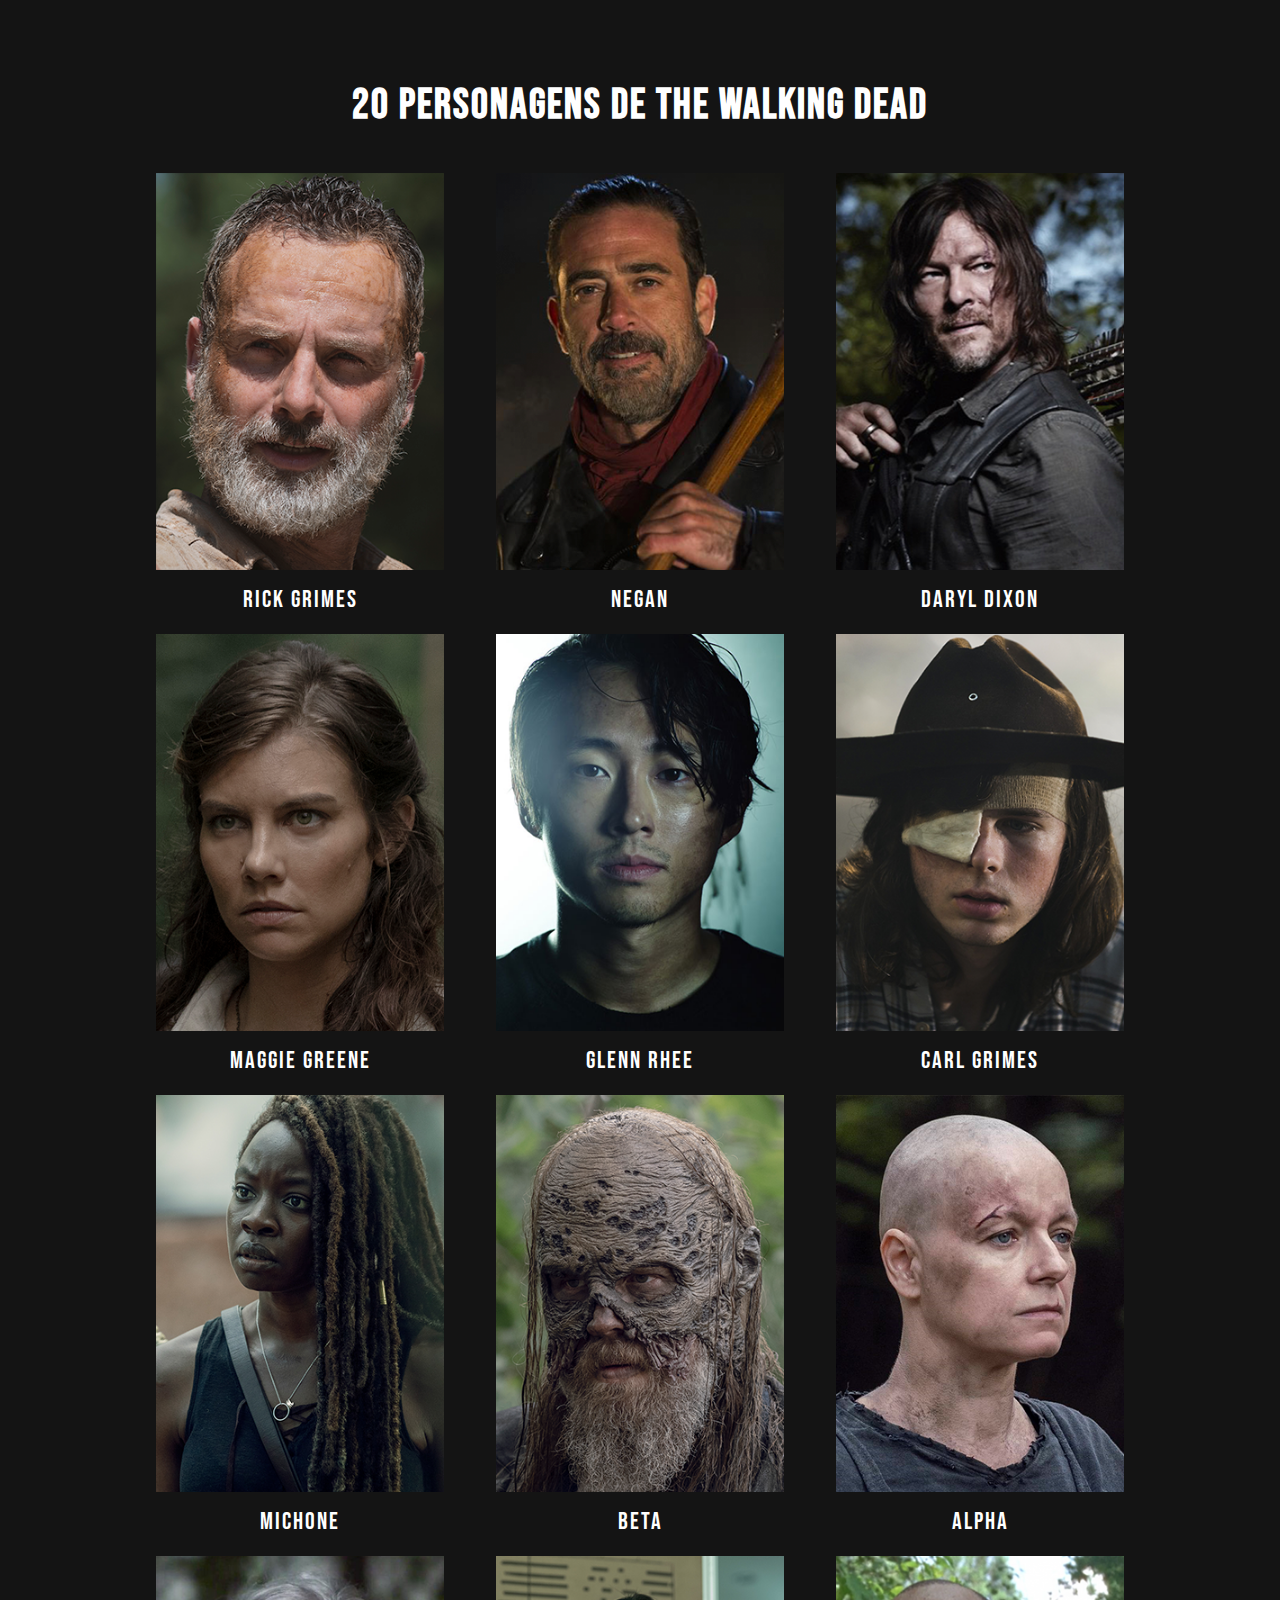
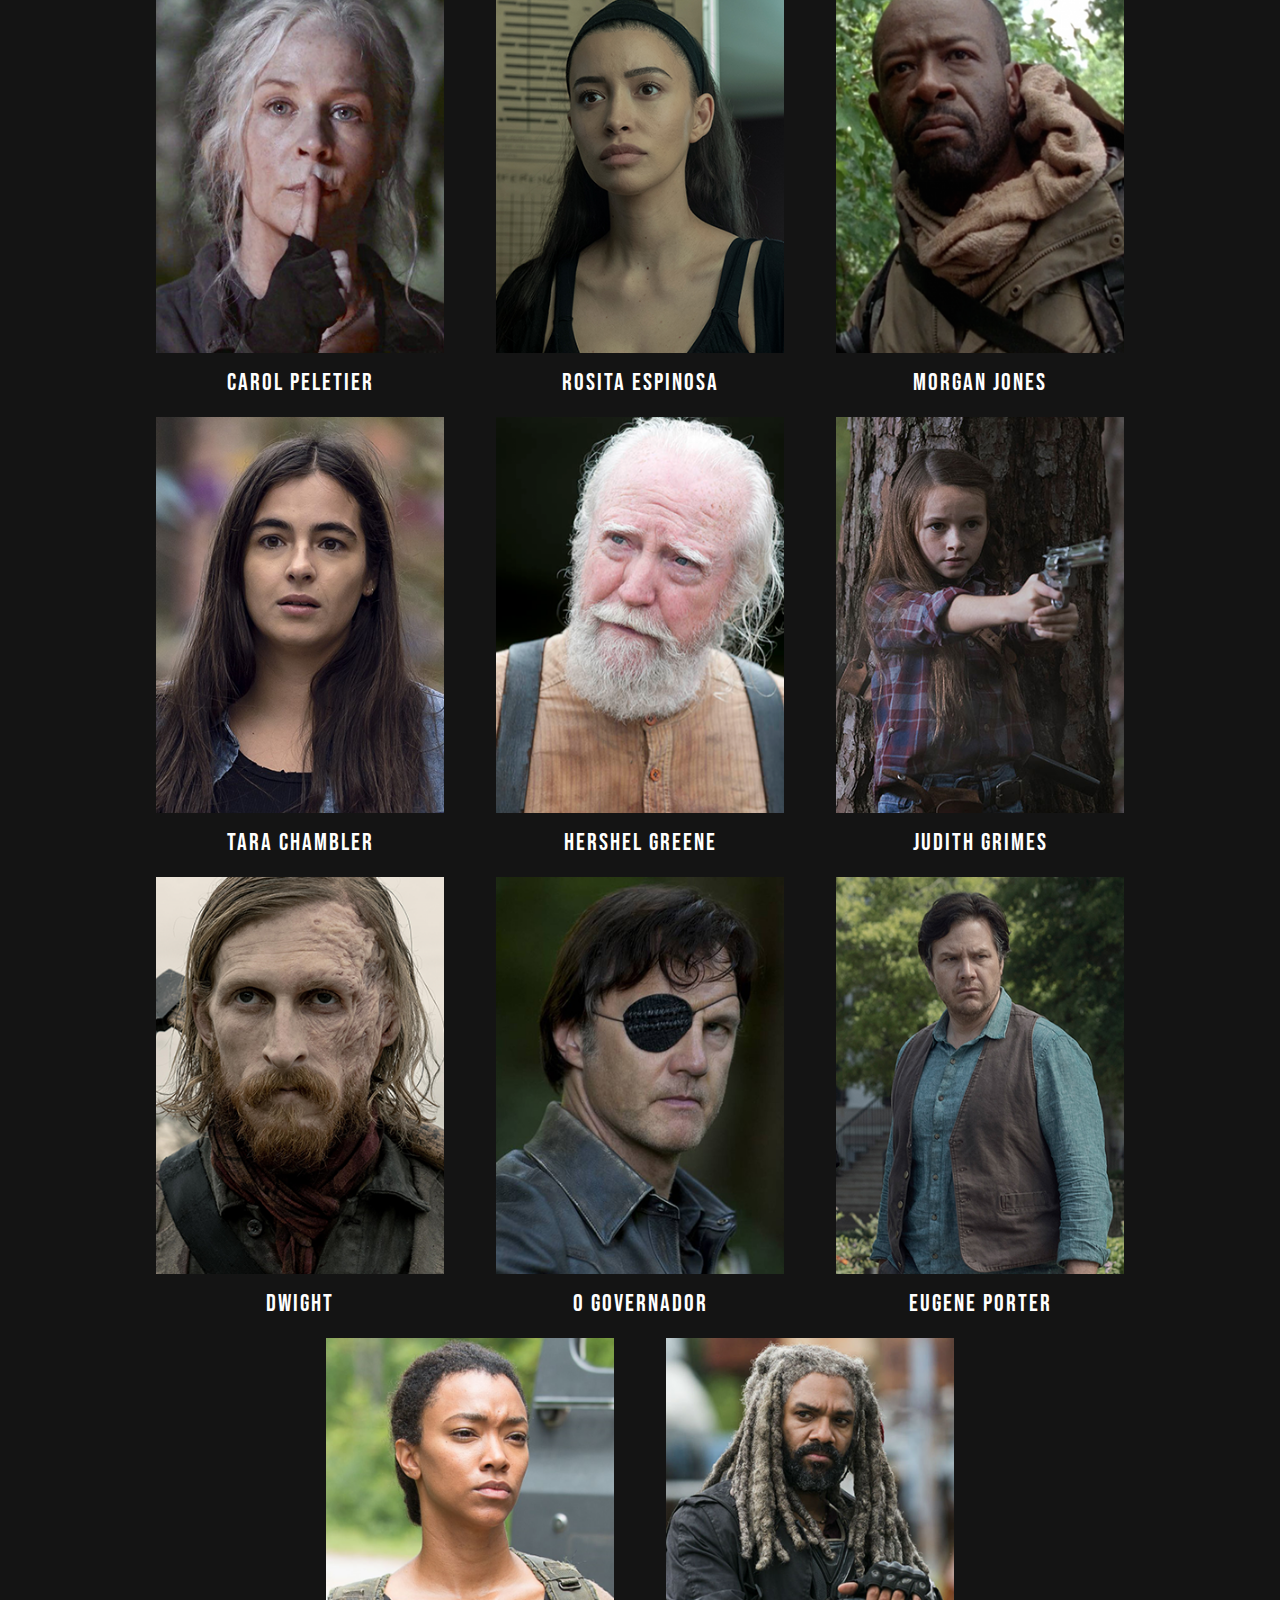
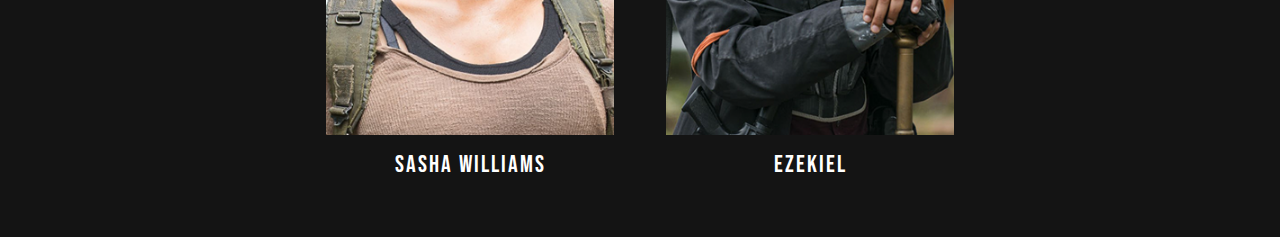
<file: src/flexbox.html>
<!DOCTYPE html>
<html lang="pt-br">
<head>
    <meta charset="UTF-8">
    <meta name="viewport" content="width=device-width, initial-scale=1.0">
    <title>Flexbox</title>
    <link rel="stylesheet" href="./scss/main.css">
</head>
<body>

    <section class="container">
        <div class="title">
            <h1>20 Personagens de The Walking Dead</h1>
        </div>
        <div class="flexbox">
            <div class="card-item">
                <a href="https://g.co/kgs/gEv5wv" target="_blank">
                    <div class="content-item">
                        <img src="./assets/images/rick.png" alt="Rick Grimes">
                        <p>Rick Grimes</p>
                    </div>
                </a>
            </div>
            <div class="card-item">
                <a href="https://g.co/kgs/3FftXh" target="_blank">
                    <div class="content-item">
                        <img src="./assets/images/negan.png" alt="Negan">
                        <p>Negan</p>
                    </div>
                </a>
            </div>
            <div class="card-item">
                <a href="https://g.co/kgs/dn8nmH" target="_blank">
                    <div class="content-item">
                        <img src="./assets/images/daryl.png" alt="Daryl Dixon">
                        <p>Daryl Dixon</p>
                    </div>
                </a>
            </div>
            <div class="card-item">
                <a href="https://g.co/kgs/a1k42y" target="_blank">
                    <div class="content-item">
                        <img src="./assets/images/maggie.png" alt="Maggie Greene">
                        <p>Maggie Greene</p>
                    </div>
                </a>
            </div>
            <div class="card-item">
                <a href="https://g.co/kgs/kPjbTw" target="_blank">
                    <div class="content-item">
                        <img src="./assets/images/glenn.png" alt="Glenn Rhee">
                        <p>Glenn Rhee</p>
                    </div>
                </a>
            </div>
            <div class="card-item">
                <a href="https://g.co/kgs/gE69W3" target="_blank">
                    <div class="content-item">
                        <img src="./assets/images/carl.png" alt="Carl Grimes">
                        <p>Carl Grimes</p>
                    </div>
                </a>
            </div>
            <div class="card-item">
                <a href="https://g.co/kgs/kWLqaG" target="_blank">
                    <div class="content-item">
                        <img src="./assets/images/michone.png" alt="Michone">
                        <p>Michone</p>
                    </div>
                </a>
            </div>
            <div class="card-item">
                <a href="https://g.co/kgs/ShRqsk" target="_blank">
                    <div class="content-item">
                        <img src="./assets/images/beta.png" alt="Beta">
                        <p>Beta</p>
                    </div>
                </a>
            </div>
            <div class="card-item">
                <a href="https://g.co/kgs/SidwdR" target="_blank">
                    <div class="content-item">
                        <img src="./assets/images/alpha.png" alt="Alpha">
                        <p>Alpha</p>
                    </div>
                </a>
            </div>
            <div class="card-item">
                <a href="https://g.co/kgs/KngcYy" target="_blank">
                    <div class="content-item">
                        <img src="./assets/images/carol.png" alt="Carol Peletier">
                        <p>Carol Peletier</p>
                    </div>
                </a>
            </div>
            <div class="card-item">
                <a href="https://g.co/kgs/2iLwXJ" target="_blank">
                    <div class="content-item">
                        <img src="./assets/images/rosita.png" alt="Rosita Espinosa">
                        <p>Rosita Espinosa</p>
                    </div>
                </a>
            </div>
            <div class="card-item">
                <a href="https://g.co/kgs/Mpt6Fg" target="_blank">
                    <div class="content-item">
                        <img src="./assets/images/morgan.png" alt="Morgan Jones">
                        <p>Morgan Jones</p>
                    </div>
                </a>
            </div>
            <div class="card-item">
                <a href="https://g.co/kgs/mWY9ED" target="_blank">
                    <div class="content-item">
                        <img src="./assets/images/tara.png" alt="Tara Chambler">
                        <p>Tara Chambler</p>
                    </div>
                </a>
            </div>
            <div class="card-item">
                <a href="https://g.co/kgs/7Ps64s" target="_blank">
                    <div class="content-item">
                        <img src="./assets/images/hershel.png" alt="Hershel Greene">
                        <p>Hershel Greene</p>
                    </div>
                </a>
            </div>
            <div class="card-item">
                <a href="https://g.co/kgs/jkWvF7" target="_blank">
                    <div class="content-item">
                        <img src="./assets/images/judith.png" alt="Judith Grimes">
                        <p>Judith Grimes</p>
                    </div>
                </a>
            </div>
            <div class="card-item">
                <a href="https://g.co/kgs/Wu86SB" target="_blank">
                    <div class="content-item">
                        <img src="./assets/images/dwigth.png" alt="Dwight">
                        <p>Dwight</p>
                    </div>
                </a>
            </div>
            <div class="card-item">
                <a href="https://g.co/kgs/D8ThLq" target="_blank">
                    <div class="content-item">
                        <img src="./assets/images/governador.png" alt="O Governador">
                        <p>O Governador</p>
                    </div>
                </a>
            </div>
            <div class="card-item">
                <a href="https://g.co/kgs/sGKw9Y" target="_blank">
                    <div class="content-item">
                        <img src="./assets/images/eugene.png" alt="Eugene Porter">
                        <p>Eugene Porter</p>
                    </div>
                </a>
            </div>
            <div class="card-item">
                <a href="https://g.co/kgs/Gd3jED" target="_blank">
                    <div class="content-item">
                        <img src="./assets/images/sasha.png" alt="Sasha Williams">
                        <p>Sasha Williams</p>
                    </div>
                </a>
            </div>
            <div class="card-item">
                <a href="https://g.co/kgs/deFhty" target="_blank">
                    <div class="content-item">
                        <img src="./assets/images/ezekiel.png" alt="Ezekiel">
                        <p>Ezekiel</p>
                    </div>
                </a>
            </div>
        </div>
    </section>
    
</body>
</html>
</file>
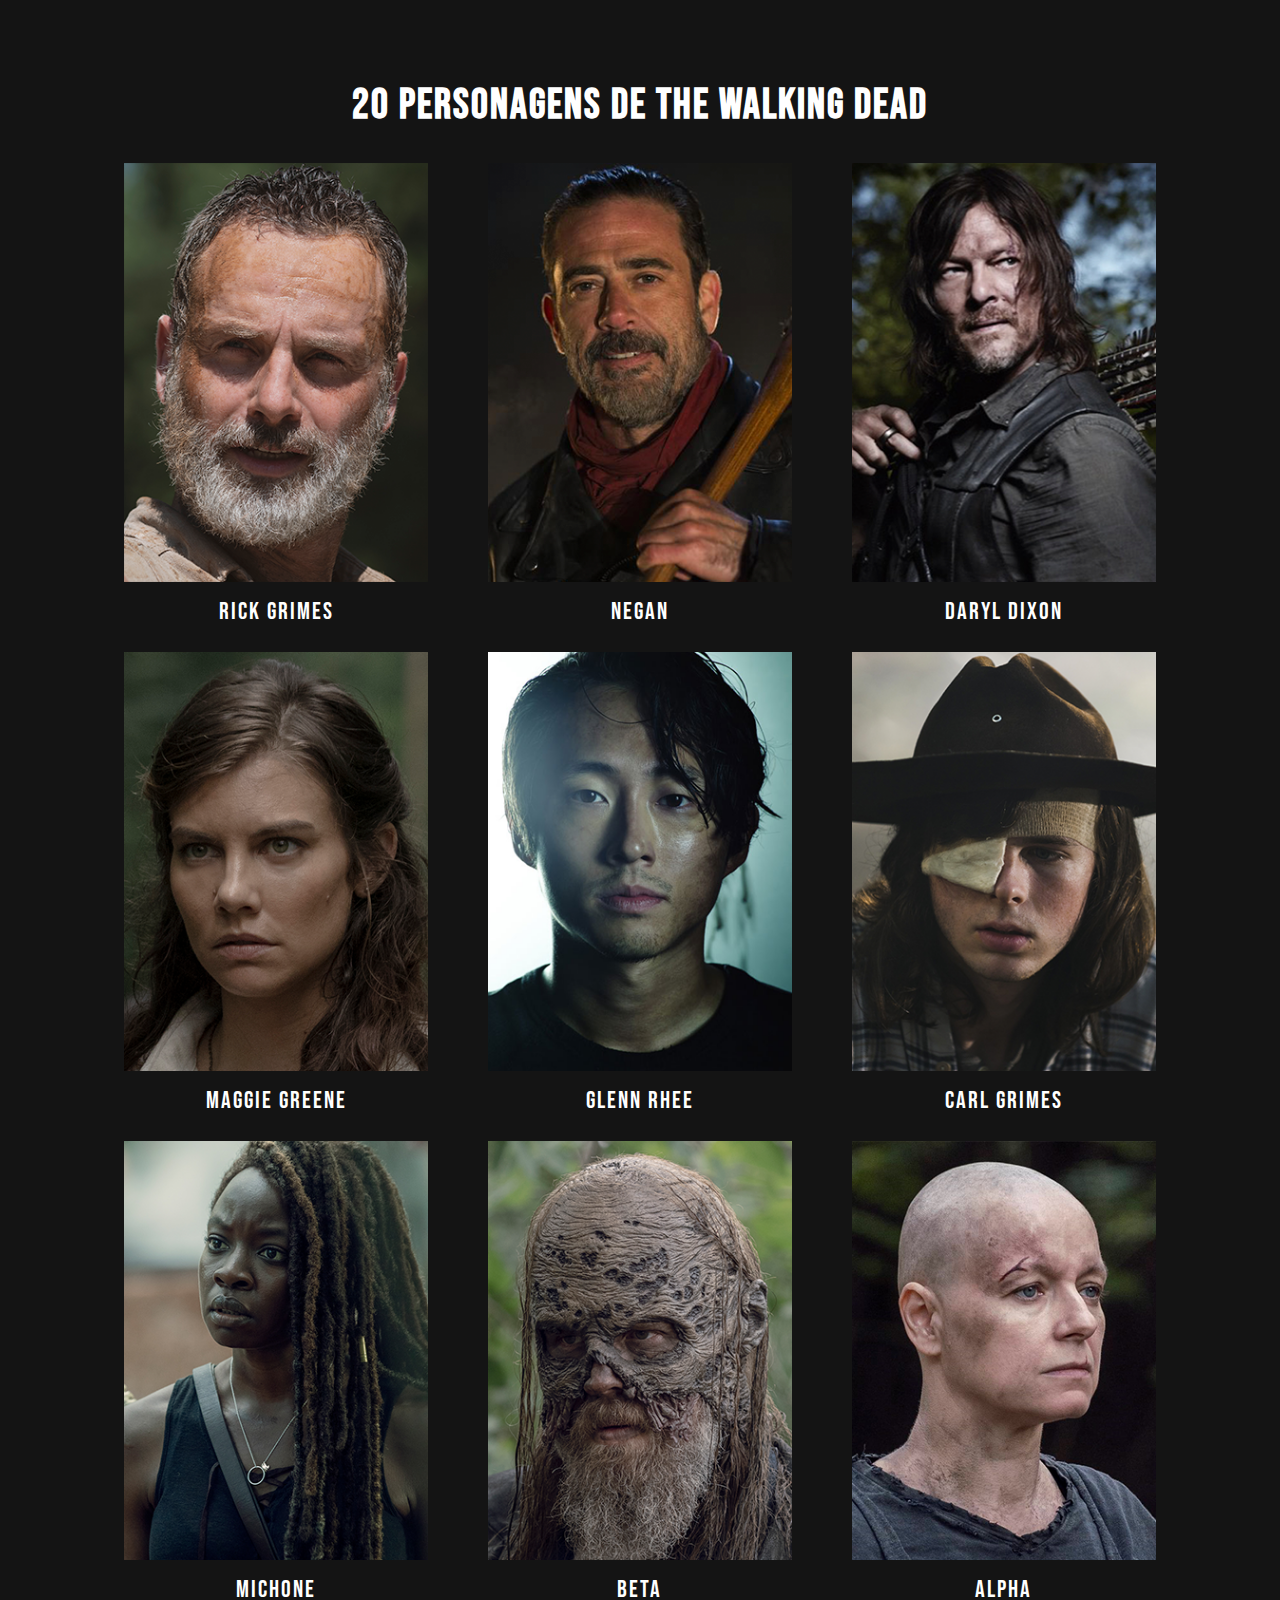
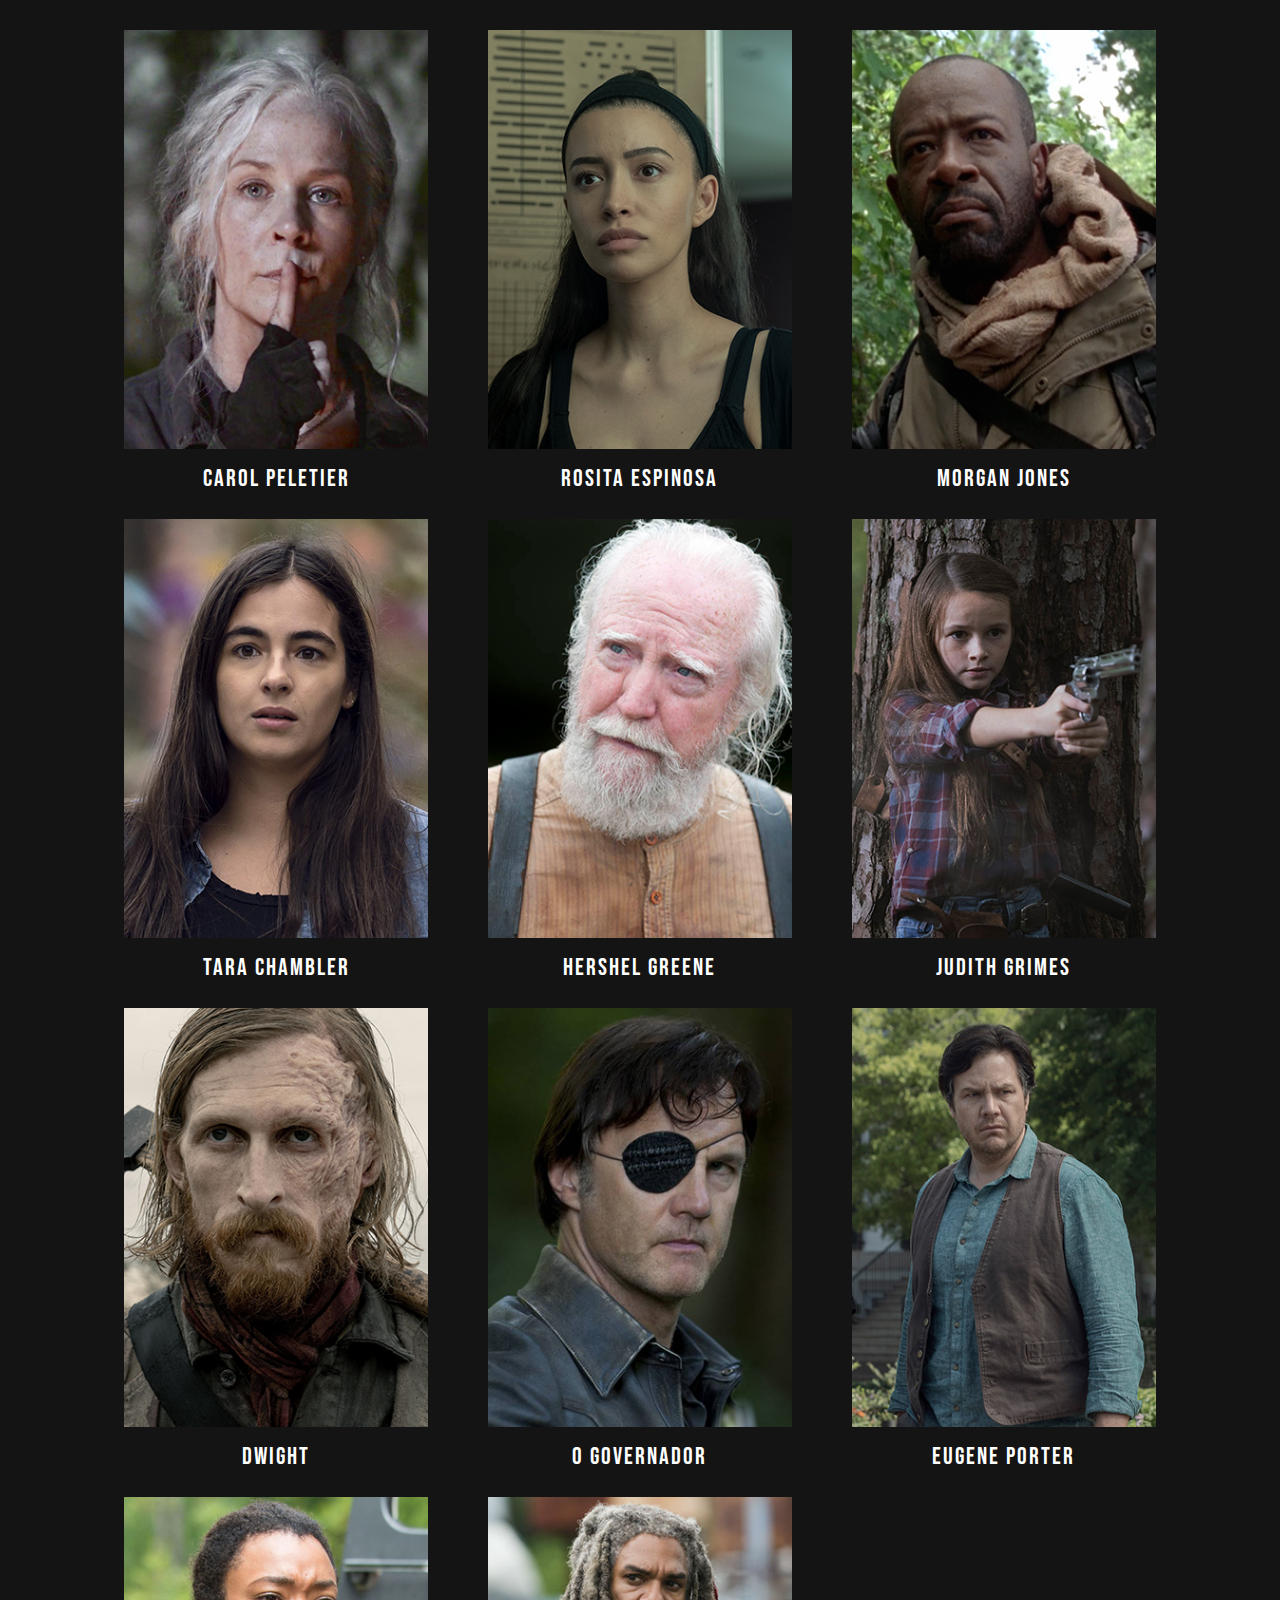
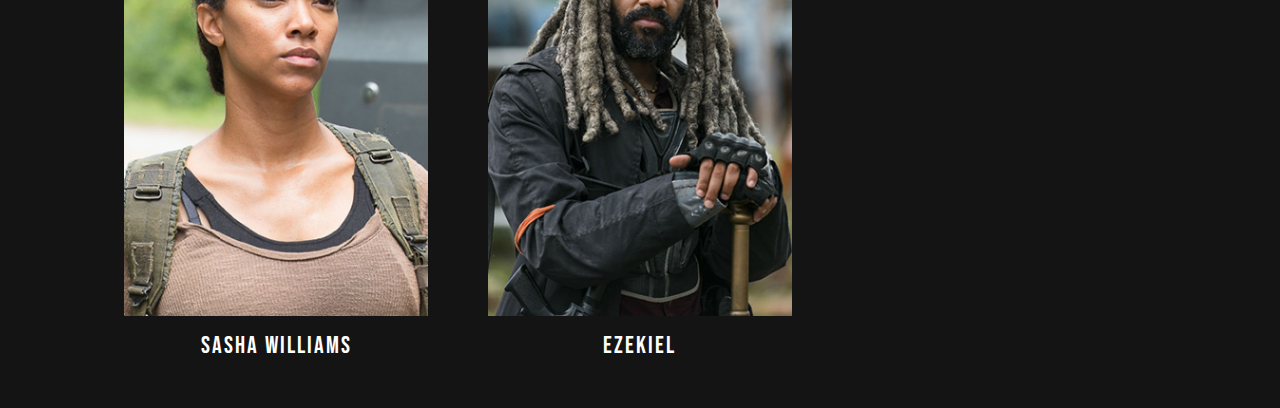
<file: src/grid.html>
<!DOCTYPE html>
<html lang="pt-br">
<head>
    <meta charset="UTF-8">
    <meta name="viewport" content="width=device-width, initial-scale=1.0">
    <title>Grid</title>
    <link rel="stylesheet" href="./scss/main.css">
</head>
<body>

    <section class="container">
        <div class="title">
            <h1>20 Personagens de The Walking Dead</h1>
        </div>
        <div class="grid">
            <div class="card-item">
                <a href="https://g.co/kgs/gEv5wv" target="_blank">
                    <div class="content-item">
                        <img src="./assets/images/rick.png" alt="Rick Grimes">
                        <p>Rick Grimes</p>
                    </div>
                </a>
            </div>
            <div class="card-item">
                <a href="https://g.co/kgs/3FftXh" target="_blank">
                    <div class="content-item">
                        <img src="./assets/images/negan.png" alt="Negan">
                        <p>Negan</p>
                    </div>
                </a>
            </div>
            <div class="card-item">
                <a href="https://g.co/kgs/dn8nmH" target="_blank">
                    <div class="content-item">
                        <img src="./assets/images/daryl.png" alt="Daryl Dixon">
                        <p>Daryl Dixon</p>
                    </div>
                </a>
            </div>
            <div class="card-item">
                <a href="https://g.co/kgs/a1k42y" target="_blank">
                    <div class="content-item">
                        <img src="./assets/images/maggie.png" alt="Maggie Greene">
                        <p>Maggie Greene</p>
                    </div>
                </a>
            </div>
            <div class="card-item">
                <a href="https://g.co/kgs/kPjbTw" target="_blank">
                    <div class="content-item">
                        <img src="./assets/images/glenn.png" alt="Glenn Rhee">
                        <p>Glenn Rhee</p>
                    </div>
                </a>
            </div>
            <div class="card-item">
                <a href="https://g.co/kgs/gE69W3" target="_blank">
                    <div class="content-item">
                        <img src="./assets/images/carl.png" alt="Carl Grimes">
                        <p>Carl Grimes</p>
                    </div>
                </a>
            </div>
            <div class="card-item">
                <a href="https://g.co/kgs/kWLqaG" target="_blank">
                    <div class="content-item">
                        <img src="./assets/images/michone.png" alt="Michone">
                        <p>Michone</p>
                    </div>
                </a>
            </div>
            <div class="card-item">
                <a href="https://g.co/kgs/ShRqsk" target="_blank">
                    <div class="content-item">
                        <img src="./assets/images/beta.png" alt="Beta">
                        <p>Beta</p>
                    </div>
                </a>
            </div>
            <div class="card-item">
                <a href="https://g.co/kgs/SidwdR" target="_blank">
                    <div class="content-item">
                        <img src="./assets/images/alpha.png" alt="Alpha">
                        <p>Alpha</p>
                    </div>
                </a>
            </div>
            <div class="card-item">
                <a href="https://g.co/kgs/KngcYy" target="_blank">
                    <div class="content-item">
                        <img src="./assets/images/carol.png" alt="Carol Peletier">
                        <p>Carol Peletier</p>
                    </div>
                </a>
            </div>
            <div class="card-item">
                <a href="https://g.co/kgs/2iLwXJ" target="_blank">
                    <div class="content-item">
                        <img src="./assets/images/rosita.png" alt="Rosita Espinosa">
                        <p>Rosita Espinosa</p>
                    </div>
                </a>
            </div>
            <div class="card-item">
                <a href="https://g.co/kgs/Mpt6Fg" target="_blank">
                    <div class="content-item">
                        <img src="./assets/images/morgan.png" alt="Morgan Jones">
                        <p>Morgan Jones</p>
                    </div>
                </a>
            </div>
            <div class="card-item">
                <a href="https://g.co/kgs/mWY9ED" target="_blank">
                    <div class="content-item">
                        <img src="./assets/images/tara.png" alt="Tara Chambler">
                        <p>Tara Chambler</p>
                    </div>
                </a>
            </div>
            <div class="card-item">
                <a href="https://g.co/kgs/7Ps64s" target="_blank">
                    <div class="content-item">
                        <img src="./assets/images/hershel.png" alt="Hershel Greene">
                        <p>Hershel Greene</p>
                    </div>
                </a>
            </div>
            <div class="card-item">
                <a href="https://g.co/kgs/jkWvF7" target="_blank">
                    <div class="content-item">
                        <img src="./assets/images/judith.png" alt="Judith Grimes">
                        <p>Judith Grimes</p>
                    </div>
                </a>
            </div>
            <div class="card-item">
                <a href="https://g.co/kgs/Wu86SB" target="_blank">
                    <div class="content-item">
                        <img src="./assets/images/dwigth.png" alt="Dwight">
                        <p>Dwight</p>
                    </div>
                </a>
            </div>
            <div class="card-item">
                <a href="https://g.co/kgs/D8ThLq" target="_blank">
                    <div class="content-item">
                        <img src="./assets/images/governador.png" alt="O Governador">
                        <p>O Governador</p>
                    </div>
                </a>
            </div>
            <div class="card-item">
                <a href="https://g.co/kgs/sGKw9Y" target="_blank">
                    <div class="content-item">
                        <img src="./assets/images/eugene.png" alt="Eugene Porter">
                        <p>Eugene Porter</p>
                    </div>
                </a>
            </div>
            <div class="card-item">
                <a href="https://g.co/kgs/Gd3jED" target="_blank">
                    <div class="content-item">
                        <img src="./assets/images/sasha.png" alt="Sasha Williams">
                        <p>Sasha Williams</p>
                    </div>
                </a>
            </div>
            <div class="card-item">
                <a href="https://g.co/kgs/deFhty" target="_blank">
                    <div class="content-item">
                        <img src="./assets/images/ezekiel.png" alt="Ezekiel">
                        <p>Ezekiel</p>
                    </div>
                </a>
            </div>
        </div>
    </section>
    
</body>
</html>
</file>
<file: src/scss/main.css>
@import url("https://fonts.googleapis.com/css2?family=Bebas+Neue&display=swap");
:root {
  --gap-size: 1.6rem;
}

div.flexbox .card-item {
  margin: 10px;
}

.container {
  padding: 3rem;
  display: -webkit-box;
  display: -ms-flexbox;
  display: flex;
  -webkit-box-pack: center;
      -ms-flex-pack: center;
          justify-content: center;
  -webkit-box-orient: vertical;
  -webkit-box-direction: normal;
      -ms-flex-direction: column;
          flex-direction: column;
  -webkit-box-align: center;
      -ms-flex-align: center;
          align-items: center;
  width: 100%;
}

.container .title {
  padding: 32px 0;
}

.container .title h1 {
  font-size: 42px;
  letter-spacing: 2px;
  color: #fff;
}

.grid {
  display: -ms-grid;
  display: grid;
  -ms-grid-columns: (minmax(20rem, 1fr))[auto-fill];
      grid-template-columns: repeat(auto-fill, minmax(20rem, 1fr));
  grid-gap: var(--gap-size);
  width: 90%;
  max-width: 1366px;
}

.flexbox {
  display: -webkit-box;
  display: -ms-flexbox;
  display: flex;
  -webkit-box-pack: center;
      -ms-flex-pack: center;
          justify-content: center;
  -webkit-box-align: center;
      -ms-flex-align: center;
          align-items: center;
  -ms-flex-wrap: wrap;
      flex-wrap: wrap;
  width: 90%;
  max-width: 1366px;
}

.card-item .content-item {
  text-align: center;
}

.card-item .content-item img {
  width: 90%;
}

.card-item .content-item p {
  margin-top: 10px;
  font-size: 24px;
  letter-spacing: 2px;
  color: #fff;
}

.card-item:hover .content-item img {
  border: 1px solid #fdc500;
  opacity: 0.8;
}

.card-item:hover .content-item p {
  color: #fdc500;
}

html, body {
  background-color: #141414;
  font-family: 'Bebas Neue', cursive;
}

* {
  margin: 0;
  padding: 0;
  -webkit-box-sizing: border-box;
          box-sizing: border-box;
  outline: 0;
}

a, a:hover, a:link, a:visited {
  text-decoration: none;
  cursor: pointer;
}
/*# sourceMappingURL=main.css.map */
</file>
